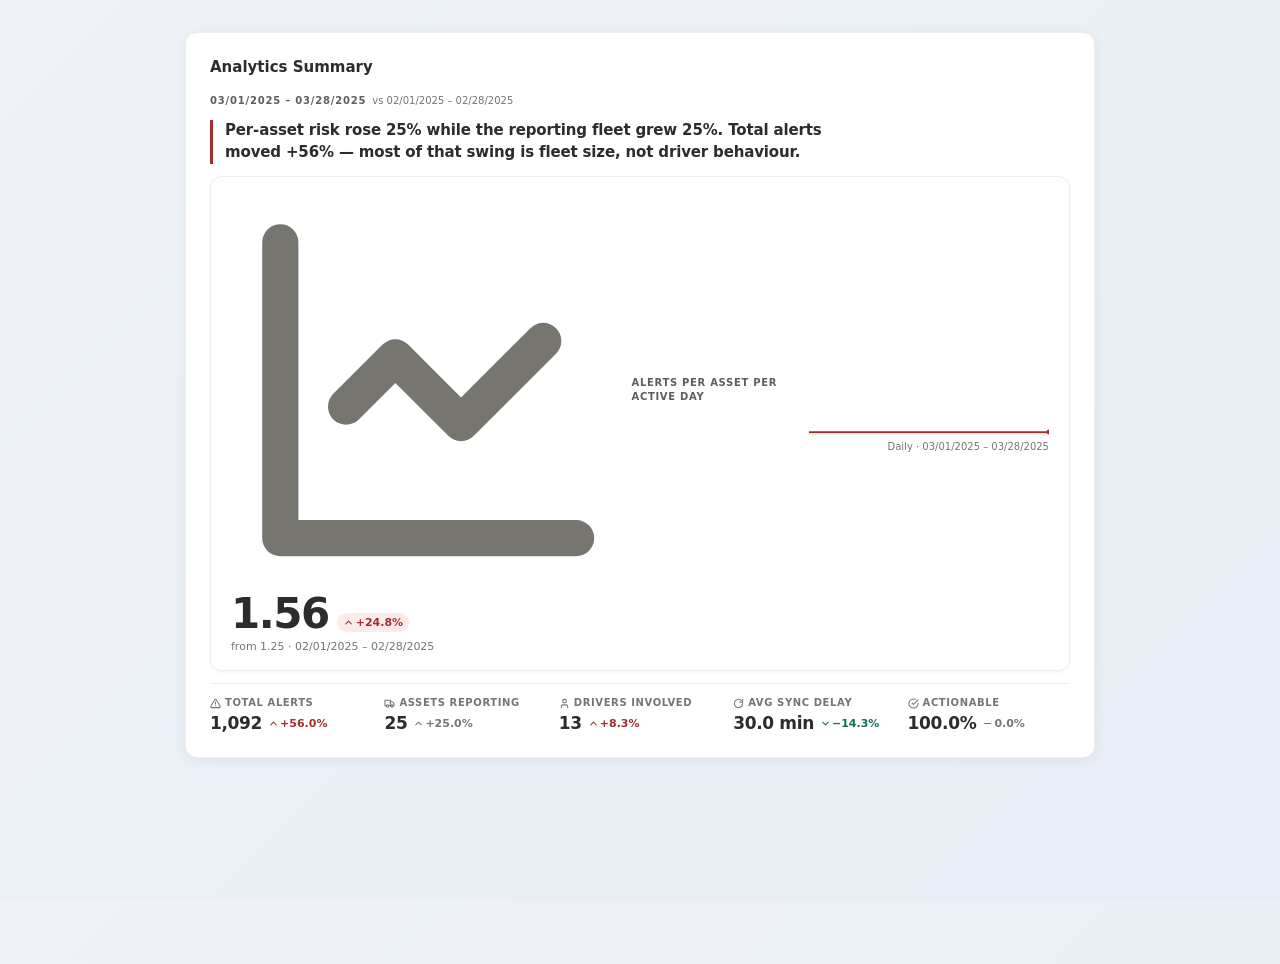
<file: docs/superseded/summary-preview.html>
<!doctype html><html lang="en"><head><meta charset="utf-8">
<meta name="viewport" content="width=device-width,initial-scale=1">
<title>DDS — Analytics Summary</title><style>/* ============================================================================
   DDS — Design Tokens & State Layer
   ----------------------------------------------------------------------------
   Load AFTER the existing <style> block. Replaces the :root block and adds the
   five token categories that didn't exist, plus the states v2.2 never defined.

   Scales are derived from what the file actually used, not invented:
     spacing  18 distinct px values -> 10 steps
     type     12 sizes (incl. 8.5/9.5/10.5/12.5) -> 7 steps, no half-pixels
     radius   11 values -> 5 steps
     shadow   6 ad-hoc -> 3 elevations
     motion   4 ad-hoc -> 2 durations + 1 easing
   ========================================================================= */

:root {
  /* ── Color: private hue ramp (unchanged from v2.2) ───────────────────── */
  --navy: #1B3A6B;  --navy-dark: #0F2A50;
  --blue: #185FA5;  --blue-50: #E6F1FB;  --blue-200: #85B7EB;
  --teal: #0F6E56;  --teal-50: #E1F5EE;  --teal-200: #5DCAA5;
  --red:  #A32D2D;  --red-50:  #FCEBEB;
  --amber:#BA7517;  --amber-50:#FAEEDA;
  --purple:#3C3489; --purple-50:#EEEDFE;

  /* Text-on-tint variants. The raw hues above are tuned for chart FILLS,
     where WCAG's 4.5:1 text rule doesn't apply. As TEXT on their own -50
     tint, --amber scored 3.24:1 (fail) and --text-muted 3.61:1 on white
     (fail). These darkened variants clear AA and are used wherever the
     color carries words. Chart fills keep the original hues. */
  --amber-text: #965D0D;              /* 4.73:1 on --amber-50 */
  --text-muted: #767570;              /* 4.62:1 on white (was #888780) */

  --text: #2C2C2A;  --text-sec: #5F5E5A;
  --border: #D3D1C7; --border-light: #F1EFE8; --divider: #F0F4FB;

  /* Neutrals that were hardcoded 26 times (#fff x19, plus 5 near-whites) */
  --surface: #FFFFFF;
  --surface-sunken: #F8FAFF;
  --surface-raised: #FAFBFF;
  --canvas-from: #EEF2F7;
  --canvas-to:   #E8EDF5;
  --neutral-bar: #B4B2A9;      /* non-actionable series in stacked bars */

  /* ── Color: SEMANTIC layer ───────────────────────────────────────────── */
  /* Components reference these, never the hue ramp. Rebrand = edit 6 lines. */
  --primary:   var(--navy);
  --accent:    var(--blue);
  --accent-bg: var(--blue-50);
  --success:   var(--teal);   --success-bg: var(--teal-50);
  --warning:   var(--amber);  --warning-bg: var(--amber-50);
  --warning-text: var(--amber-text);   /* use on tint; --warning for fills */
  --danger:    var(--red);    --danger-bg:  var(--red-50);
  --info:      var(--purple); --info-bg:    var(--purple-50);

  /* ── Spacing ─────────────────────────────────────────────────────────── */
  --sp-1:  2px;  --sp-2:  4px;  --sp-3:  6px;  --sp-4:  8px;  --sp-5: 12px;
  --sp-6: 16px;  --sp-7: 20px;  --sp-8: 24px;  --sp-9: 32px;  --sp-10:40px;

  /* ── Typography ──────────────────────────────────────────────────────── */
  /* --fs-base was 11px in v2.2 — below the ~12px floor for sustained reading
     on a control-room monitor. Bumped to 13px. This is the ONE token that
     visibly changes density; set it back to 11px to restore v2.2 exactly. */
  --fs-base: 13px;

  --fs-xs:  10px;   /* nav section labels, axis ticks — hard floor */
  --fs-sm:  11px;   /* secondary text, table cells */
  --fs-md:  12px;   /* body default */
  --fs-lg:  var(--fs-base);
  --fs-xl:  15px;   /* card headings */
  --fs-2xl: 17px;   /* page title */
  --fs-3xl: 20px;   /* KPI values */

  --fw-medium: 500; --fw-semi: 600; --fw-bold: 700; --fw-black: 800;
  --lh-tight: 1.2;  --lh-base: 1.4;  --lh-loose: 1.6;
  --font-sans: system-ui, -apple-system, "Segoe UI", sans-serif;
  --font-mono: ui-monospace, "SF Mono", Menlo, monospace;  /* IDs, timestamps */

  /* ── Border & radius ─────────────────────────────────────────────────── */
  --bw: 1px;  --bw-thick: 3px;
  --r-xs: 2px;  --r-sm: 4px;  --r-md: 6px;  --r-lg: 8px;
  --r-xl: 12px; --r-full: 999px;

  /* ── Elevation ───────────────────────────────────────────────────────── */
  --shadow-1: 0 1px 3px rgba(27,58,107,.06);
  --shadow-2: 0 2px 10px rgba(27,58,107,.08);
  --shadow-3: 0 8px 24px rgba(27,58,107,.14);
  --shadow-focus: 0 0 0 3px var(--accent-bg);

  /* ── Motion ──────────────────────────────────────────────────────────── */
  --dur-fast: .15s;  --dur-base: .25s;
  --ease: cubic-bezier(.4, 0, .2, 1);

  /* ── Layout ──────────────────────────────────────────────────────────── */
  --sidebar-w: 190px;
  --sidebar-w-collapsed: 56px;
}

/* ══ ACCESSIBILITY ═══════════════════════════════════════════════════════
   v2.2 had 0 :focus-visible rules and 19 buttons. Keyboard users had no way
   to tell where they were. This single rule closes that. */

:focus-visible {
  outline: 2px solid var(--accent);
  outline-offset: 2px;
  border-radius: var(--r-sm);
}
:focus:not(:focus-visible) { outline: none; }

/* Screen-reader-only: pair every chart with a data table so the 58 inline
   SVGs stop being invisible to assistive tech. */
.sr-only {
  position: absolute; width: 1px; height: 1px;
  padding: 0; margin: -1px; overflow: hidden;
  clip: rect(0 0 0 0); white-space: nowrap; border: 0;
}

.skip-link {
  position: absolute; left: var(--sp-4); top: -100px;
  background: var(--surface); color: var(--text);
  padding: var(--sp-3) var(--sp-5); border-radius: var(--r-md);
  box-shadow: var(--shadow-2); z-index: 100;
  transition: top var(--dur-fast) var(--ease);
}
.skip-link:focus { top: var(--sp-4); }

@media (prefers-reduced-motion: reduce) {
  *, *::before, *::after {
    animation-duration: .01ms !important;
    transition-duration: .01ms !important;
  }
}

/* ══ STATE LAYER ═════════════════════════════════════════════════════════
   v2.2 had 0 :disabled and no loading/empty/error states, because with mock
   data nothing is ever pending. These bind to body[data-status], which
   mount() in dds-charts.js already sets. */

/* --- Disabled: applies to every interactive element at once --- */
button:disabled, [aria-disabled="true"],
input:disabled, select:disabled {
  opacity: .45;
  cursor: not-allowed;
  pointer-events: none;
}

/* --- Loading --- */
@keyframes dds-shimmer { to { background-position: -200% 0; } }
@keyframes dds-spin    { to { transform: rotate(360deg); } }

.skeleton {
  background: linear-gradient(90deg,
    var(--border-light) 25%, var(--surface-sunken) 37%, var(--border-light) 63%);
  background-size: 200% 100%;
  animation: dds-shimmer 1.4s linear infinite;
  border-radius: var(--r-sm);
  color: transparent !important;
  user-select: none;
}
.skeleton-text { height: 1em; display: block; }
.skeleton-kpi  { height: 24px; width: 60%; }

body[data-status="loading"] .card { pointer-events: none; }
body[data-status="loading"] .kpi-val,
body[data-status="loading"] .ev-row,
body[data-status="loading"] .chart-body {
  background: linear-gradient(90deg,
    var(--border-light) 25%, var(--surface-sunken) 37%, var(--border-light) 63%);
  background-size: 200% 100%;
  animation: dds-shimmer 1.4s linear infinite;
  color: transparent;
}

.btn[data-loading="true"] { position: relative; color: transparent; }
.btn[data-loading="true"]::after {
  content: ""; position: absolute; inset: 0; margin: auto;
  width: 12px; height: 12px; border-radius: 50%;
  border: 2px solid currentColor; border-top-color: transparent;
  color: var(--surface);
  animation: dds-spin .6s linear infinite;
}

/* --- Empty --- */
.state-empty, .ev-empty {
  display: flex; flex-direction: column; align-items: center; justify-content: center;
  gap: var(--sp-3); padding: var(--sp-9) var(--sp-6);
  color: var(--text-muted); font-size: var(--fs-sm); text-align: center;
}
.state-empty-title { font-weight: var(--fw-semi); color: var(--text-sec); }

/* --- Error --- */
.state-error {
  display: flex; flex-direction: column; align-items: center;
  gap: var(--sp-4); padding: var(--sp-8) var(--sp-6);
  background: var(--danger-bg); border: var(--bw) solid var(--danger);
  border-radius: var(--r-lg); color: var(--danger); font-size: var(--fs-sm);
}
body[data-status="error"] .chart-body { display: none; }

/* --- Reconciliation warning (meta.reconciles === false) --- */
.summary-warn {
  padding: var(--sp-3) var(--sp-4); margin-top: var(--sp-3);
  background: var(--warning-bg); border-left: var(--bw-thick) solid var(--warning);
  border-radius: var(--r-sm); color: var(--text-sec); font-size: var(--fs-sm);
}

/* ══ CONSOLIDATED PILL ═══════════════════════════════════════════════════
   Replaces .badge-* (5) + .flag-* (5) + .status-* (3) + .role-* (4) +
   .drive-* (2) = 19 classes doing one job. Markup:
       <span class="pill" data-variant="success">Synced</span> */

.pill {
  display: inline-flex; align-items: center; gap: var(--sp-2);
  padding: var(--sp-1) var(--sp-3);
  border-radius: var(--r-full);
  font-size: var(--fs-xs); font-weight: var(--fw-semi);
  line-height: var(--lh-tight); white-space: nowrap;
  background: var(--border-light); color: var(--text-sec);
}
.pill::before {
  content: ""; width: 5px; height: 5px; border-radius: 50%;
  background: currentColor; flex-shrink: 0;
}
.pill[data-variant="neutral"]::before { display: none; }
.pill[data-variant="success"] { background: var(--success-bg); color: var(--success); }
.pill[data-variant="warning"] { background: var(--warning-bg); color: var(--warning-text); }
.pill[data-variant="danger"]  { background: var(--danger-bg);  color: var(--danger); }
.pill[data-variant="info"]    { background: var(--accent-bg);  color: var(--accent); }
.pill[data-variant="admin"]   { background: var(--info-bg);    color: var(--info); }

/* ══ BUTTON — full state coverage ════════════════════════════════════════
   v2.2 defined default only, and .btn-sm was byte-identical to .btn. */

.btn {
  display: inline-flex; align-items: center; justify-content: center;
  gap: var(--sp-3);
  padding: var(--sp-3) var(--sp-5);
  border: var(--bw) solid transparent; border-radius: var(--r-md);
  font-family: inherit; font-size: var(--fs-sm); font-weight: var(--fw-medium);
  line-height: var(--lh-tight); cursor: pointer;
  background: var(--accent); color: var(--surface);
  transition: background var(--dur-fast) var(--ease),
              box-shadow var(--dur-fast) var(--ease),
              transform var(--dur-fast) var(--ease);
}
.btn:hover  { background: var(--primary); }
.btn:active { transform: translateY(1px); }

.btn-outline {
  background: var(--surface); color: var(--text);
  border-color: var(--border);
}
.btn-outline:hover { background: var(--surface-sunken); border-color: var(--accent); }

.btn-ghost { background: none; color: var(--accent); border-color: transparent; }
.btn-ghost:hover { background: var(--accent-bg); }

.btn-danger { background: var(--danger); }
.btn-danger:hover { background: #8A2424; }

/* Real size variants — sm now actually differs from md. */
.btn-sm { padding: var(--sp-2) var(--sp-4); font-size: var(--fs-xs); }
.btn-lg { padding: var(--sp-4) var(--sp-7); font-size: var(--fs-lg); }

.icon-btn {
  display: inline-flex; align-items: center; justify-content: center;
  width: 28px; height: 28px;                /* 28px min; see touch note below */
  border: none; background: none; border-radius: var(--r-md);
  color: var(--text-muted); cursor: pointer;
  transition: background var(--dur-fast) var(--ease), color var(--dur-fast) var(--ease);
}
.icon-btn:hover { background: var(--border-light); color: var(--primary); }

/* ══ INPUT — full state coverage ═════════════════════════════════════════ */

.field-input, .sound-select {
  width: 100%;
  padding: var(--sp-3) var(--sp-4);
  border: var(--bw) solid var(--border); border-radius: var(--r-md);
  background: var(--surface); color: var(--text);
  font-family: inherit; font-size: var(--fs-sm); line-height: var(--lh-base);
  transition: border-color var(--dur-fast) var(--ease),
              box-shadow var(--dur-fast) var(--ease);
}
.field-input:hover { border-color: var(--text-muted); }
.field-input:focus {
  outline: none;
  border-color: var(--accent);
  box-shadow: var(--shadow-focus);
}
.field-input[aria-invalid="true"] { border-color: var(--danger); }
.field-input[aria-invalid="true"]:focus { box-shadow: 0 0 0 3px var(--danger-bg); }
.field-input::placeholder { color: var(--text-muted); }

.field-error {
  display: block; margin-top: var(--sp-2);
  font-size: var(--fs-xs); color: var(--danger);
}

/* ══ DROPZONE — full state coverage ══════════════════════════════════════ */

.dz {
  border: 2px dashed var(--border); border-radius: var(--r-xl);
  padding: var(--sp-9) var(--sp-6); text-align: center;
  background: var(--surface-raised);
  transition: border-color var(--dur-fast) var(--ease),
              background var(--dur-fast) var(--ease);
}
.dz:hover, .dz:focus-within { border-color: var(--accent); background: var(--accent-bg); }
.dz[data-state="drag"]      { border-color: var(--accent); background: var(--accent-bg); }
.dz[data-state="uploading"] { border-style: solid; pointer-events: none; opacity: .7; }
.dz[data-state="error"]     { border-color: var(--danger); background: var(--danger-bg); }

/* ══ RESPONSIVE ══════════════════════════════════════════════════════════
   v2.2 had a viewport meta tag, 0 media queries, a fixed 190px grid, and
   overflow:hidden on html/body — so on any short screen, content below the
   fold was unreachable rather than scrollable. */

html, body { height: 100%; }
body {
  font-family: var(--font-sans);
  font-size: var(--fs-base);
  line-height: var(--lh-base);
  color: var(--text);
  background: linear-gradient(135deg, var(--canvas-from) 0%, var(--canvas-to) 100%);
  background-attachment: fixed;
}

.app { min-height: 100vh; display: grid; grid-template-columns: var(--sidebar-w) 1fr; }
.main { overflow-y: auto; }          /* scrolls instead of clipping */

@media (max-width: 1100px) {
  .app { grid-template-columns: var(--sidebar-w-collapsed) 1fr; }
  .nav-brand-title, .nav-brand-sub,
  .nav-item span, .nav-section-label { display: none; }
  .nav-item { justify-content: center; }
}

@media (max-width: 720px) {
  .app { grid-template-columns: 1fr; }
  .sidenav {
    position: fixed; inset: 0 auto 0 0; z-index: 50;
    width: var(--sidebar-w);
    transform: translateX(-100%);
    transition: transform var(--dur-base) var(--ease);
  }
  .sidenav[data-open="true"] { transform: none; }
  .kpi-row, .settings-grid { grid-template-columns: 1fr; }
  .card { padding: var(--sp-5); }

  /* Touch targets: 28px icon buttons fail the 44px minimum on touch. */
  .icon-btn, .btn { min-height: 44px; }
  .imp-table, .um-table { display: block; overflow-x: auto; }
}

@media print {
  .sidenav, .topbar, .btn, .icon-btn { display: none !important; }
  .app { grid-template-columns: 1fr; }
  .card { break-inside: avoid; box-shadow: none; border: var(--bw) solid var(--border); }
}

/* ══ MIGRATION MAP ═══════════════════════════════════════════════════════
   Find-and-replace guide for the existing rules. Visual shift is sub-pixel
   except --fs-base, called out above.

   SPACING   1->--bw  2->--sp-1  3,4,5->--sp-2  6->--sp-3  7,8,9->--sp-4
             10,11,12,13->--sp-5  14,16->--sp-6  20->--sp-7  26->--sp-8
             40->--sp-10

   TYPE      8,8.5,9,9.5->--fs-xs   10,10.5->--fs-sm   11->--fs-md
             12,12.5->--fs-lg  15->--fs-xl  17->--fs-2xl  20->--fs-3xl

   RADIUS    2,3->--r-xs  4,5->--r-sm  6,7->--r-md  8->--r-lg
             10,12->--r-xl  20px,50%->--r-full

   COLOR     #fff->--surface   #F8FAFF->--surface-sunken
             #FAFBFF,#f0f4ff->--surface-raised
             #EEF2F7->--canvas-from  #E8EDF5->--canvas-to
             #B4B2A9->--neutral-bar

   CLASSES   .badge-success/.status-active/.drive-ok
               -> .pill[data-variant="success"]
             .badge-error/.flag-err/.status-inactive
               -> .pill[data-variant="danger"]
             .badge-warn/.flag-dup      -> .pill[data-variant="warning"]
             .badge-pending/.drive-pending -> .pill[data-variant="info"]
             .role-admin -> .pill[data-variant="admin"]
             .role-b2b/.role-oa -> .pill[data-variant="neutral"]
   ========================================================================= */

/* ══ DROPDOWN MENU ═══════════════════════════════════════════════════════
   Supports createDropdown() in dds-controls.js. The .cpill elements were
   <div>s with a chevron implying a menu that didn't exist; they are upgraded
   to real <button>s at runtime and need somewhere to render the popup. */

.cpill {
  display: inline-flex; align-items: center; gap: var(--sp-2);
  padding: var(--sp-2) var(--sp-4);
  border: var(--bw) solid var(--border); border-radius: var(--r-full);
  background: var(--surface); color: var(--text-sec);
  font-family: inherit; font-size: var(--fs-sm); font-weight: var(--fw-medium);
  line-height: var(--lh-tight); cursor: pointer;
  transition: border-color var(--dur-fast) var(--ease),
              background var(--dur-fast) var(--ease);
}
.cpill:hover { border-color: var(--accent); background: var(--accent-bg); }
.cpill[aria-expanded="true"] { border-color: var(--accent); background: var(--accent-bg); }
.cpill svg { width: 12px; height: 12px; flex-shrink: 0; }

/* An active (non-default) filter must be visible at a glance, or users forget
   they're looking at a subset and misread the numbers. */
.cpill[data-active="true"] {
  border-color: var(--accent); background: var(--accent-bg);
  color: var(--accent); font-weight: var(--fw-semi);
}

.menu {
  position: absolute; top: calc(100% + var(--sp-2)); left: 0; z-index: 40;
  min-width: 180px; padding: var(--sp-2);
  background: var(--surface);
  border: var(--bw) solid var(--border); border-radius: var(--r-lg);
  box-shadow: var(--shadow-3);
}
.menu-item {
  padding: var(--sp-3) var(--sp-4);
  border-radius: var(--r-md);
  font-size: var(--fs-sm); color: var(--text); cursor: pointer;
  transition: background var(--dur-fast) var(--ease);
}
.menu-item:hover { background: var(--surface-sunken); }
.menu-item[aria-selected="true"] {
  background: var(--accent-bg); color: var(--accent); font-weight: var(--fw-semi);
}
.menu-item[aria-selected="true"]::after { content: " ✓"; }

@media (max-width: 720px) {
  .menu { position: fixed; inset: auto var(--sp-4) var(--sp-4) var(--sp-4); min-width: 0; }
  .menu-item { padding: var(--sp-4); }   /* 44px touch target */
}

/* ══ ANALYTICS SUMMARY (insight layout) ══════════════════════════════════
   Hierarchy is the whole point: eyebrow → narrative headline → one hero →
   quiet strip. Each level steps down in size, weight, and colour so the eye
   lands on the finding first and the supporting numbers stay supporting. */

.ins { display: flex; flex-direction: column; gap: var(--sp-5); }

/* --- Eyebrow: period context, deliberately small --- */
.ins-top {
  display: flex; align-items: baseline; gap: var(--sp-3);
  font-variant-numeric: tabular-nums;
}
.ins-eyebrow {
  font-size: var(--fs-xs); font-weight: var(--fw-bold);
  color: var(--text-sec); text-transform: uppercase; letter-spacing: .08em;
}
.ins-eyebrow-vs { font-size: var(--fs-xs); color: var(--text-muted); }

/* --- Headline: the finding, in prose. Largest text on the panel. --- */
.ins-headline {
  margin: 0; max-width: 62ch;
  font-size: var(--fs-xl); font-weight: var(--fw-semi);
  line-height: 1.45; letter-spacing: -.01em;
  color: var(--text);
  border-left: var(--bw-thick) solid var(--neutral-bar);
  padding-left: var(--sp-5);
}
.ins-headline[data-tone="bad"]  { border-left-color: var(--danger); }
.ins-headline[data-tone="good"] { border-left-color: var(--success); }
.ins-headline[data-tone="neutral"] { border-left-color: var(--accent); }

/* --- Hero: one metric, display size, with its own history --- */
.ins-hero {
  display: grid; grid-template-columns: 1fr auto; align-items: center;
  gap: var(--sp-7);
  padding: var(--sp-6) var(--sp-7);
  background: var(--surface);
  border: var(--bw) solid var(--border-light);
  border-radius: var(--r-xl);
  box-shadow: var(--shadow-1);
}
.ins-hero-label {
  display: flex; align-items: center; gap: var(--sp-3);
  font-size: var(--fs-xs); font-weight: var(--fw-semi);
  color: var(--text-sec); text-transform: uppercase; letter-spacing: .07em;
}
.ins-hero-label .ic { color: var(--text-muted); }

.ins-hero-figure {
  display: flex; align-items: baseline; gap: var(--sp-4);
  margin: var(--sp-3) 0 var(--sp-2);
}
/* Tabular figures: digits align and the value doesn't jitter on refresh. */
.ins-hero-value {
  font-size: 42px; font-weight: var(--fw-black); line-height: 1;
  letter-spacing: -.035em; color: var(--text);
  font-variant-numeric: tabular-nums;
}
.ins-hero-sub {
  font-size: var(--fs-sm); color: var(--text-muted);
  font-variant-numeric: tabular-nums;
}

.ins-hero-spark { width: 240px; color: var(--neutral-bar); }
.ins-hero-spark[data-tone="bad"]  { color: var(--danger); }
.ins-hero-spark[data-tone="good"] { color: var(--success); }
.ins-hero-spark[data-tone="neutral"] { color: var(--accent); }
.spark { display: block; width: 100%; height: 44px; }
.ins-spark-cap {
  margin-top: var(--sp-2); text-align: right;
  font-size: var(--fs-xs); color: var(--text-muted);
  font-variant-numeric: tabular-nums;
}

/* --- Delta chip --- */
.ins-chip {
  display: inline-flex; align-items: center; gap: var(--sp-1);
  padding: var(--sp-1) var(--sp-3);
  border-radius: var(--r-full);
  font-size: var(--fs-sm); font-weight: var(--fw-bold);
  font-variant-numeric: tabular-nums;
  background: var(--border-light); color: var(--text-sec);
}
.ins-chip[data-tone="bad"]  { background: var(--danger-bg);  color: var(--danger); }
.ins-chip[data-tone="good"] { background: var(--success-bg); color: var(--success); }

/* --- Strip: supporting metrics, quiet by design --- */
.ins-strip {
  display: grid; gap: var(--sp-5);
  grid-template-columns: repeat(auto-fit, minmax(150px, 1fr));
  padding-top: var(--sp-5);
  border-top: var(--bw) solid var(--border-light);
}
.ins-stat { display: flex; flex-direction: column; gap: var(--sp-2); }
.ins-stat-label {
  display: flex; align-items: center; gap: var(--sp-2);
  font-size: var(--fs-xs); color: var(--text-muted);
  text-transform: uppercase; letter-spacing: .06em; font-weight: var(--fw-semi);
}
.ins-stat-row { display: flex; align-items: baseline; gap: var(--sp-3); }
.ins-stat-value {
  font-size: var(--fs-2xl); font-weight: var(--fw-bold);
  color: var(--text); line-height: 1.1;
  font-variant-numeric: tabular-nums; letter-spacing: -.02em;
}
/* No pill in the strip — a chip on every stat would compete with the hero. */
.ins-stat-delta {
  display: inline-flex; align-items: center; gap: 1px;
  font-size: var(--fs-sm); font-weight: var(--fw-semi);
  color: var(--text-muted); font-variant-numeric: tabular-nums;
}
.ins-stat-delta[data-tone="bad"]  { color: var(--danger); }
.ins-stat-delta[data-tone="good"] { color: var(--success); }

/* --- Note --- */
.ins-note {
  display: flex; align-items: flex-start; gap: var(--sp-3);
  padding: var(--sp-4) var(--sp-5);
  border-radius: var(--r-lg);
  font-size: var(--fs-sm); line-height: var(--lh-loose);
  background: var(--warning-bg); color: var(--text);
  border-left: var(--bw-thick) solid var(--warning);
}
.ins-note .ic { flex-shrink: 0; margin-top: 2px; color: var(--warning-text); }
.ins-note b { font-weight: var(--fw-bold); }

.ic-xs { width: 11px; height: 11px; }

@media (max-width: 720px) {
  .ins-hero { grid-template-columns: 1fr; gap: var(--sp-5); padding: var(--sp-5); }
  .ins-hero-spark { width: 100%; }
  .ins-spark-cap { text-align: left; }
  .ins-hero-value { font-size: 34px; }
  .ins-headline { font-size: var(--fs-lg); padding-left: var(--sp-4); }
  .ins-strip { grid-template-columns: 1fr 1fr; gap: var(--sp-4); }
}

body{margin:0;padding:32px 20px;background:linear-gradient(135deg,var(--canvas-from),var(--canvas-to));min-height:100vh}
.wrap{max-width:860px;margin:0 auto;background:var(--surface);border:1px solid var(--border-light);
border-radius:var(--r-xl);padding:var(--sp-8);box-shadow:var(--shadow-2)}
.card-title{margin:0 0 var(--sp-6);font-size:var(--fs-xl);font-weight:var(--fw-bold);color:var(--text)}
</style></head><body><div class="wrap">
<h2 class="card-title">Analytics Summary</h2>
    <div class="ins">
      <div class="ins-top">
        <span class="ins-eyebrow">03/01/2025 – 03/28/2025</span>
        <span class="ins-eyebrow-vs">vs 02/01/2025 – 02/28/2025</span>
      </div>

      <p class="ins-headline" data-tone="bad">Per-asset risk rose 25% while the reporting fleet grew 25%. Total alerts moved +56% — most of that swing is fleet size, not driver behaviour.</p>

      
      
  <div class="ins-hero" data-tone="bad">
    <div class="ins-hero-main">
      <div class="ins-hero-label">
        <svg class="ic" viewBox="0 0 24 24" fill="none" stroke="currentColor" stroke-width="2.2" stroke-linecap="round" stroke-linejoin="round" aria-hidden="true" focusable="false"><path d="M3 3v18h18"></path><path d="m19 9-5 5-4-4-3 3"></path></svg><span>Alerts per asset per active day</span>
      </div>
      <div class="ins-hero-figure">
        <span class="ins-hero-value">1.56</span>
        <span class="ins-chip" data-tone="bad">
          <svg class="ic ic-xs" viewBox="0 0 24 24" fill="none" stroke="currentColor" stroke-width="2.2" stroke-linecap="round" stroke-linejoin="round" aria-hidden="true" focusable="false"><path d="m6 15 6-6 6 6"></path></svg>+24.8%
        </span>
      </div>
      <div class="ins-hero-sub">
        from 1.25 · 02/01/2025 – 02/28/2025
      </div>
    </div>
    <div class="ins-hero-spark" data-tone="bad">
      
  <svg class="spark" viewBox="0 0 240 44" preserveAspectRatio="none" aria-hidden="true" focusable="false">
    <defs>
      <linearGradient id="spark-bad" x1="0" y1="0" x2="0" y2="1">
        <stop offset="0%" stop-color="currentColor" stop-opacity=".20"></stop>
        <stop offset="100%" stop-color="currentColor" stop-opacity="0"></stop>
      </linearGradient>
    </defs>
    <path d="M0.0,40.0 L8.9,40.0 L17.8,40.0 L26.7,40.0 L35.6,40.0 L44.4,40.0 L53.3,40.0 L62.2,40.0 L71.1,40.0 L80.0,40.0 L88.9,40.0 L97.8,40.0 L106.7,40.0 L115.6,40.0 L124.4,40.0 L133.3,40.0 L142.2,40.0 L151.1,40.0 L160.0,40.0 L168.9,40.0 L177.8,40.0 L186.7,40.0 L195.6,40.0 L204.4,40.0 L213.3,40.0 L222.2,40.0 L231.1,40.0 L240.0,40.0 L240,44 L0,44 Z" fill="url(#spark-bad)"></path>
    <path d="M0.0,40.0 L8.9,40.0 L17.8,40.0 L26.7,40.0 L35.6,40.0 L44.4,40.0 L53.3,40.0 L62.2,40.0 L71.1,40.0 L80.0,40.0 L88.9,40.0 L97.8,40.0 L106.7,40.0 L115.6,40.0 L124.4,40.0 L133.3,40.0 L142.2,40.0 L151.1,40.0 L160.0,40.0 L168.9,40.0 L177.8,40.0 L186.7,40.0 L195.6,40.0 L204.4,40.0 L213.3,40.0 L222.2,40.0 L231.1,40.0 L240.0,40.0" fill="none" stroke="currentColor" stroke-width="1.75" stroke-linejoin="round" stroke-linecap="round" vector-effect="non-scaling-stroke"></path>
    <circle cx="240.0" cy="40.0" r="2.4" fill="currentColor"></circle>
  </svg>
      <div class="ins-spark-cap">Daily · 03/01/2025 – 03/28/2025</div>
    </div>
    <span class="sr-only">Alerts per asset per active day: 1.56,
      +24.8% versus 1.25 in 02/01/2025 – 02/28/2025.</span>
  </div>

      <div class="ins-strip">
        
  <div class="ins-stat">
    <div class="ins-stat-label"><svg class="ic ic-xs" viewBox="0 0 24 24" fill="none" stroke="currentColor" stroke-width="2.2" stroke-linecap="round" stroke-linejoin="round" aria-hidden="true" focusable="false"><path d="M12 9v4m0 4h.01M10.3 3.9 1.8 18a2 2 0 0 0 1.7 3h17a2 2 0 0 0 1.7-3L13.7 3.9a2 2 0 0 0-3.4 0Z"></path></svg><span>Total alerts</span></div>
    <div class="ins-stat-row">
      <span class="ins-stat-value">1,092</span>
      <span class="ins-stat-delta" data-tone="bad">
        <svg class="ic ic-xs" viewBox="0 0 24 24" fill="none" stroke="currentColor" stroke-width="2.2" stroke-linecap="round" stroke-linejoin="round" aria-hidden="true" focusable="false"><path d="m6 15 6-6 6 6"></path></svg>+56.0%
      </span>
    </div>
    <span class="sr-only">Total alerts: 1,092,
      +56.0% versus 700 in 02/01/2025 – 02/28/2025.</span>
  </div>
  <div class="ins-stat">
    <div class="ins-stat-label"><svg class="ic ic-xs" viewBox="0 0 24 24" fill="none" stroke="currentColor" stroke-width="2.2" stroke-linecap="round" stroke-linejoin="round" aria-hidden="true" focusable="false"><path d="M10 17h4V5H2v12h3"></path><path d="M20 17h2v-3.3a4 4 0 0 0-.9-2.5l-1.9-2.3a2 2 0 0 0-1.5-.7H14v8.8h2"></path><circle cx="7.5" cy="17.5" r="2.5"></circle><circle cx="17.5" cy="17.5" r="2.5"></circle></svg><span>Assets reporting</span></div>
    <div class="ins-stat-row">
      <span class="ins-stat-value">25</span>
      <span class="ins-stat-delta" data-tone="neutral">
        <svg class="ic ic-xs" viewBox="0 0 24 24" fill="none" stroke="currentColor" stroke-width="2.2" stroke-linecap="round" stroke-linejoin="round" aria-hidden="true" focusable="false"><path d="m6 15 6-6 6 6"></path></svg>+25.0%
      </span>
    </div>
    <span class="sr-only">Assets reporting: 25,
      +25.0% versus 20 in 02/01/2025 – 02/28/2025.</span>
  </div>
  <div class="ins-stat">
    <div class="ins-stat-label"><svg class="ic ic-xs" viewBox="0 0 24 24" fill="none" stroke="currentColor" stroke-width="2.2" stroke-linecap="round" stroke-linejoin="round" aria-hidden="true" focusable="false"><path d="M19 21v-2a4 4 0 0 0-4-4H9a4 4 0 0 0-4 4v2"></path><circle cx="12" cy="7" r="4"></circle></svg><span>Drivers involved</span></div>
    <div class="ins-stat-row">
      <span class="ins-stat-value">13</span>
      <span class="ins-stat-delta" data-tone="bad">
        <svg class="ic ic-xs" viewBox="0 0 24 24" fill="none" stroke="currentColor" stroke-width="2.2" stroke-linecap="round" stroke-linejoin="round" aria-hidden="true" focusable="false"><path d="m6 15 6-6 6 6"></path></svg>+8.3%
      </span>
    </div>
    <span class="sr-only">Drivers involved: 13,
      +8.3% versus 12 in 02/01/2025 – 02/28/2025.</span>
  </div>
  <div class="ins-stat">
    <div class="ins-stat-label"><svg class="ic ic-xs" viewBox="0 0 24 24" fill="none" stroke="currentColor" stroke-width="2.2" stroke-linecap="round" stroke-linejoin="round" aria-hidden="true" focusable="false"><path d="M21 12a9 9 0 1 1-3-6.7"></path><path d="M21 3v6h-6"></path></svg><span>Avg sync delay</span></div>
    <div class="ins-stat-row">
      <span class="ins-stat-value">30.0 min</span>
      <span class="ins-stat-delta" data-tone="good">
        <svg class="ic ic-xs" viewBox="0 0 24 24" fill="none" stroke="currentColor" stroke-width="2.2" stroke-linecap="round" stroke-linejoin="round" aria-hidden="true" focusable="false"><path d="m6 9 6 6 6-6"></path></svg>−14.3%
      </span>
    </div>
    <span class="sr-only">Avg sync delay: 30.0 min,
      −14.3% versus 35.0 min in 02/01/2025 – 02/28/2025.</span>
  </div>
  <div class="ins-stat">
    <div class="ins-stat-label"><svg class="ic ic-xs" viewBox="0 0 24 24" fill="none" stroke="currentColor" stroke-width="2.2" stroke-linecap="round" stroke-linejoin="round" aria-hidden="true" focusable="false"><path d="M22 11.1V12a10 10 0 1 1-5.9-9.1"></path><path d="m9 11 3 3L22 4"></path></svg><span>Actionable</span></div>
    <div class="ins-stat-row">
      <span class="ins-stat-value">100.0%</span>
      <span class="ins-stat-delta" data-tone="neutral">
        <svg class="ic ic-xs" viewBox="0 0 24 24" fill="none" stroke="currentColor" stroke-width="2.2" stroke-linecap="round" stroke-linejoin="round" aria-hidden="true" focusable="false"><path d="M5 12h14"></path></svg>0.0%
      </span>
    </div>
    <span class="sr-only">Actionable: 100.0%,
      0.0% versus 100.0% in 02/01/2025 – 02/28/2025.</span>
  </div>
      </div>
    </div></div></body></html>
</file>
